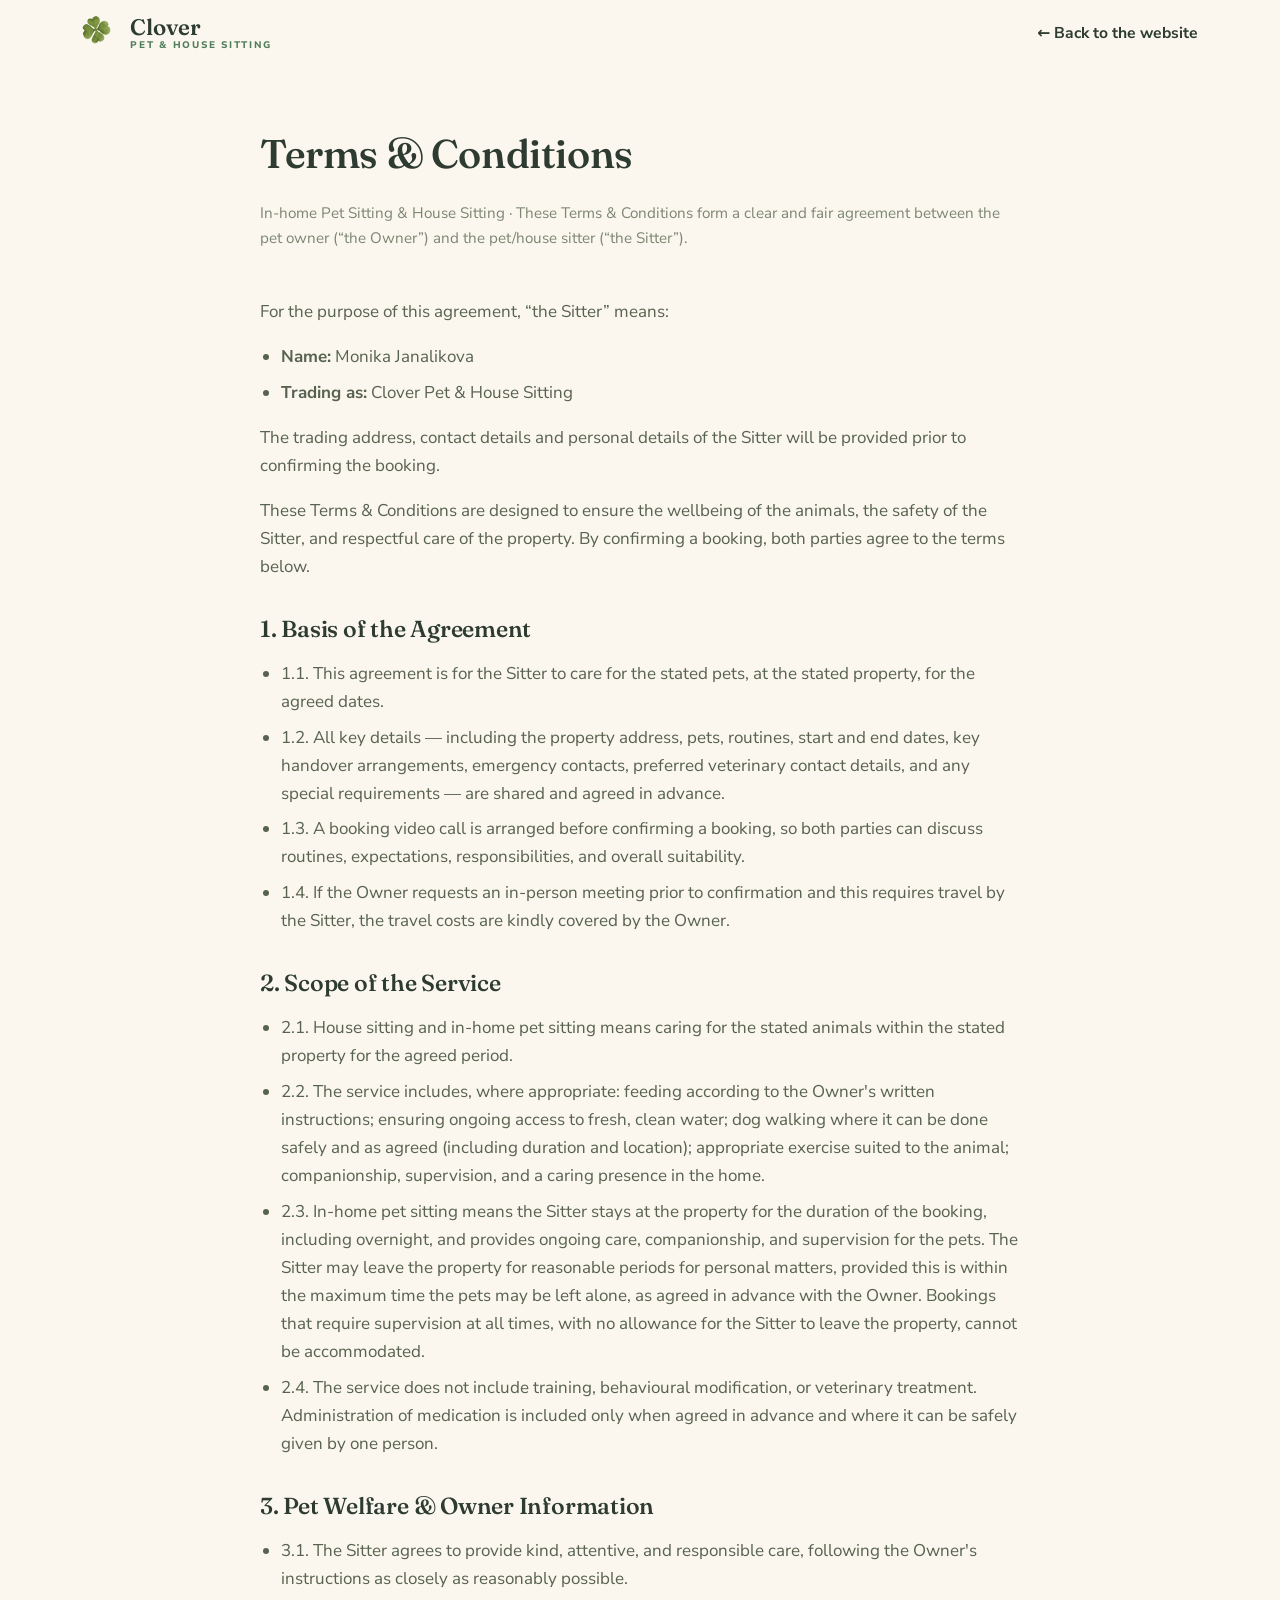
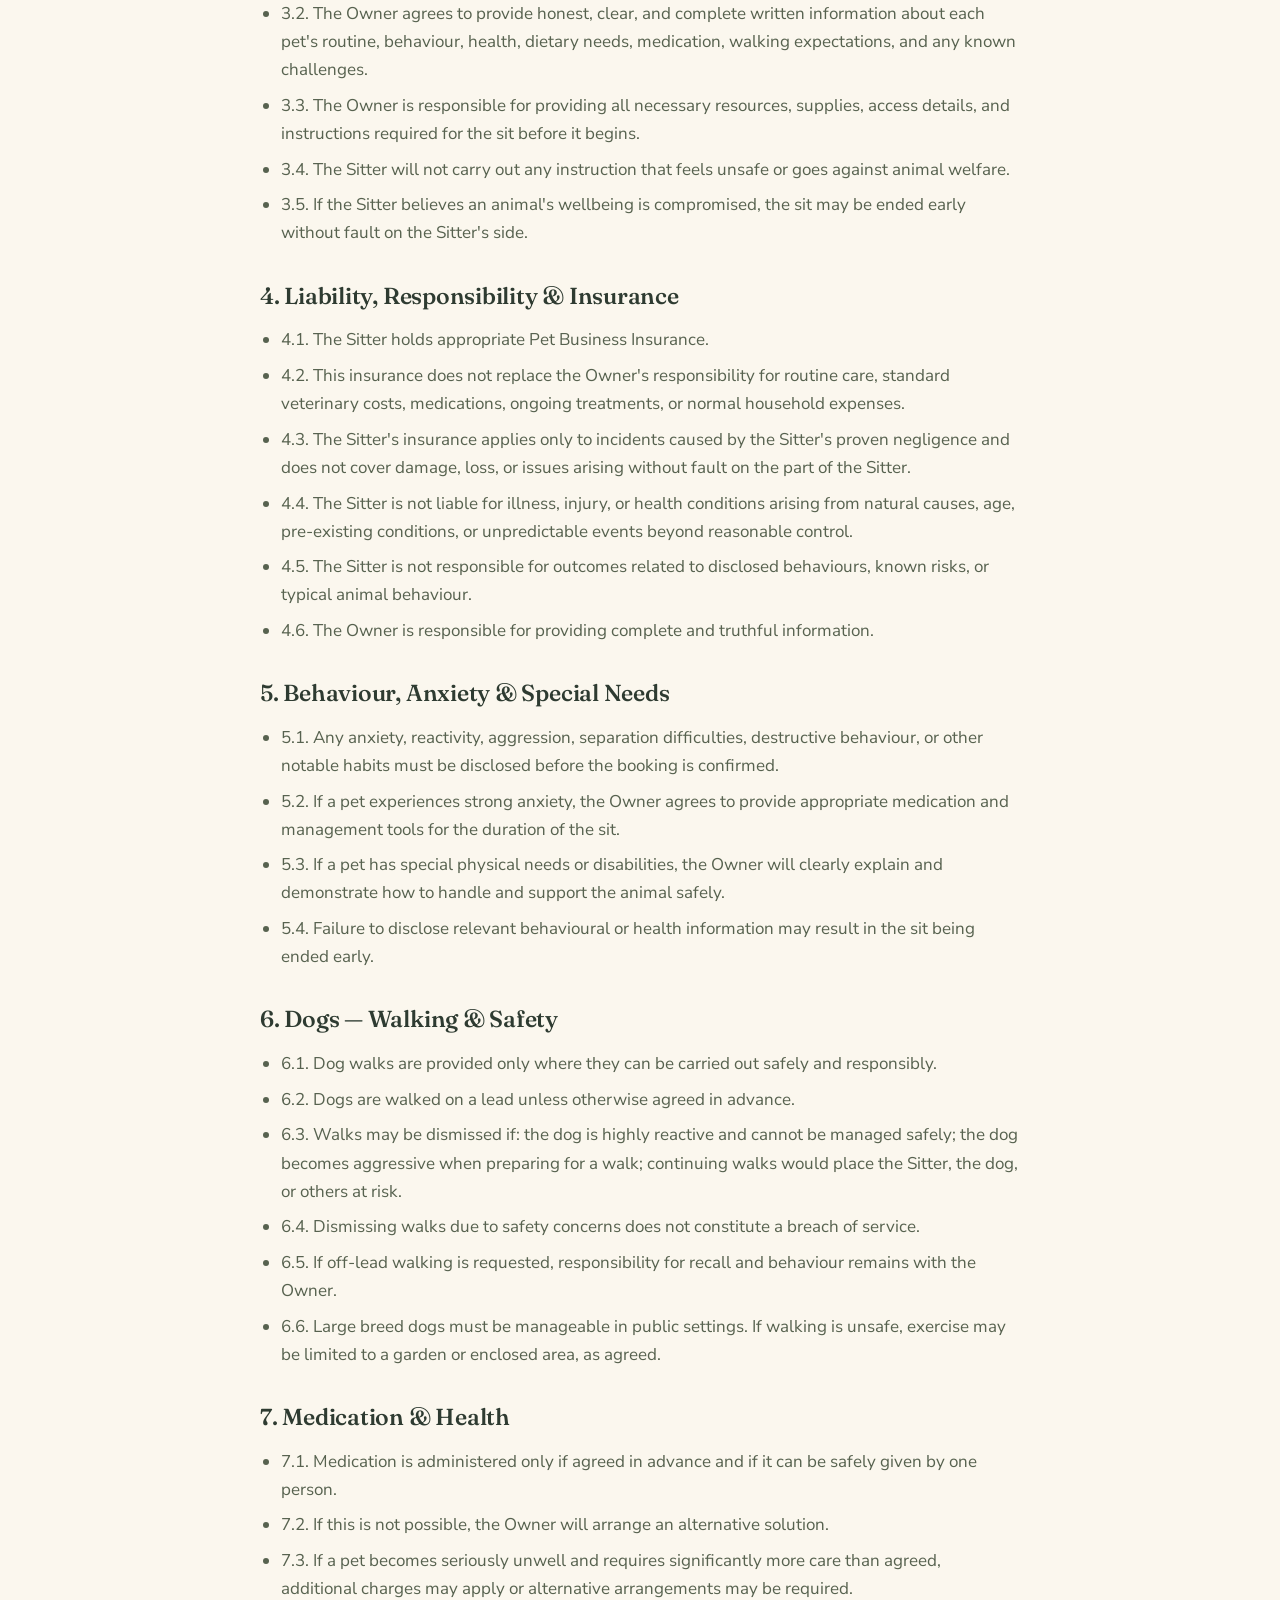
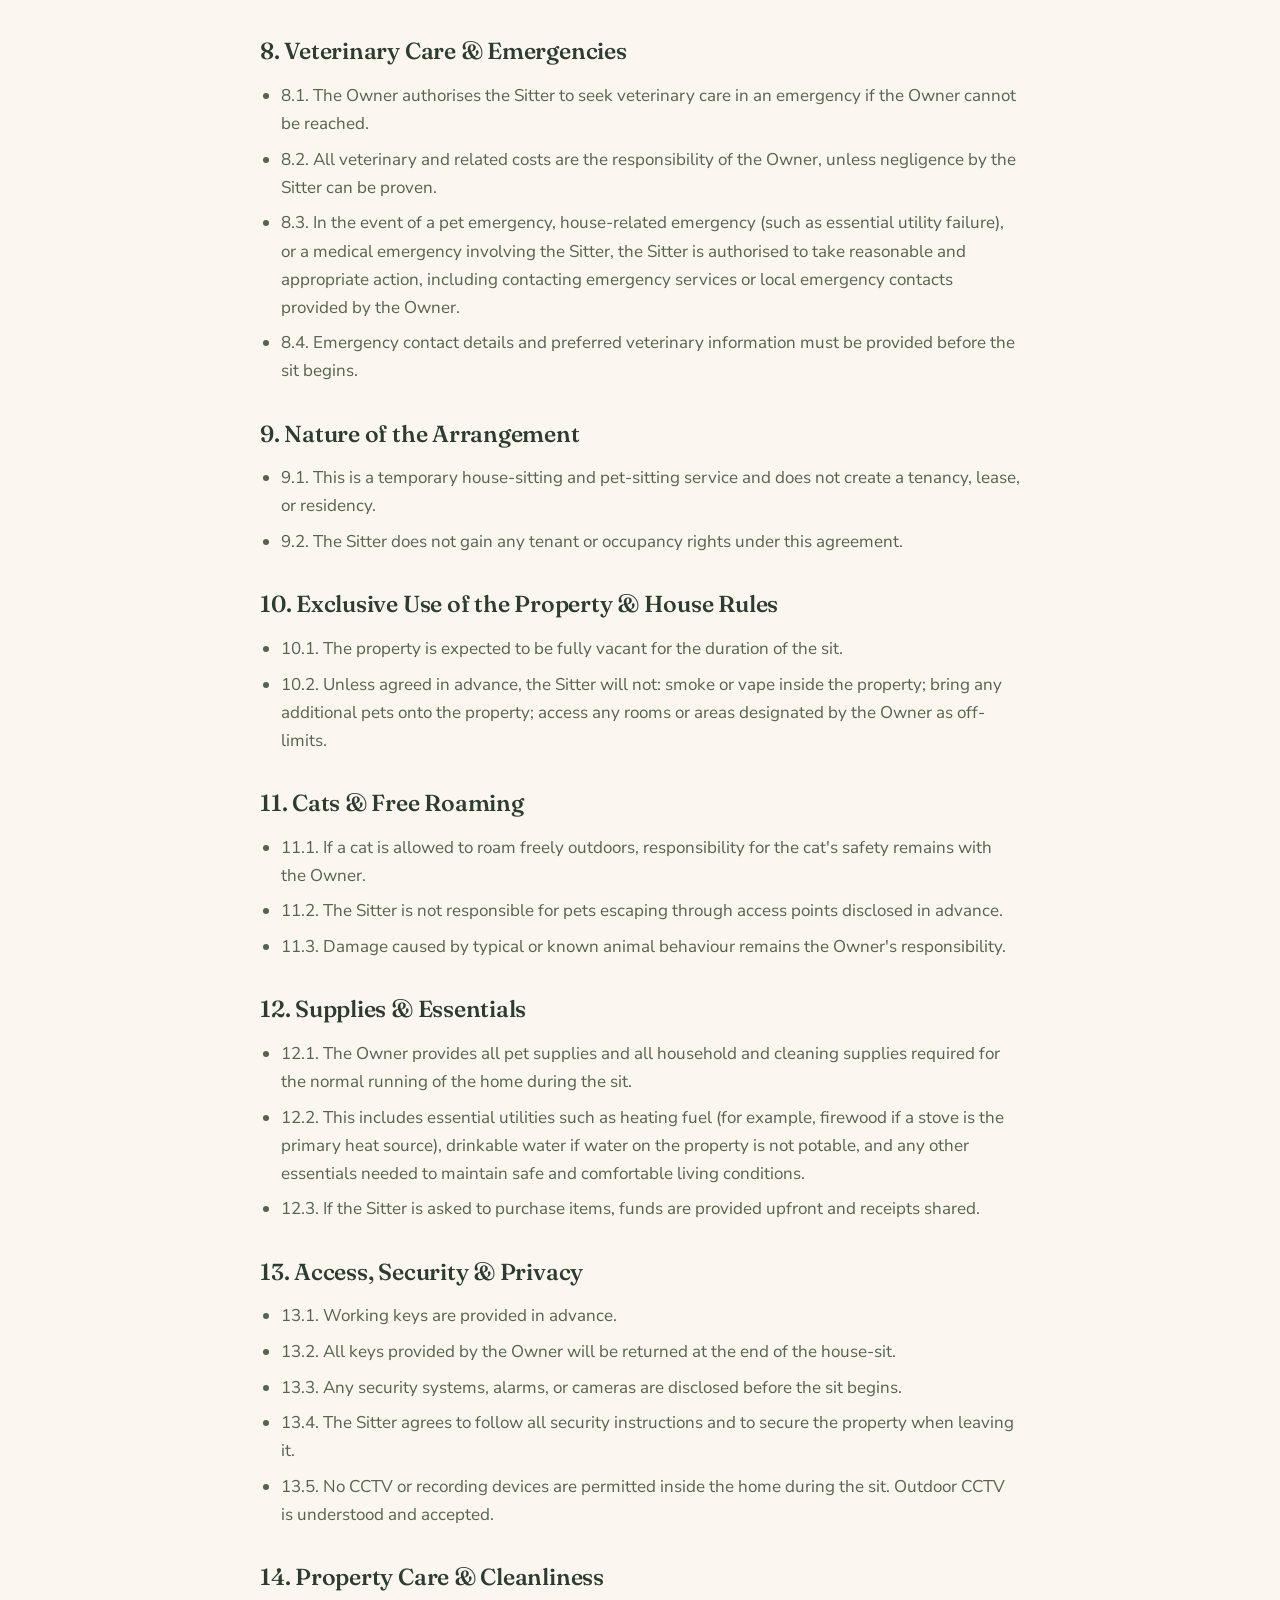
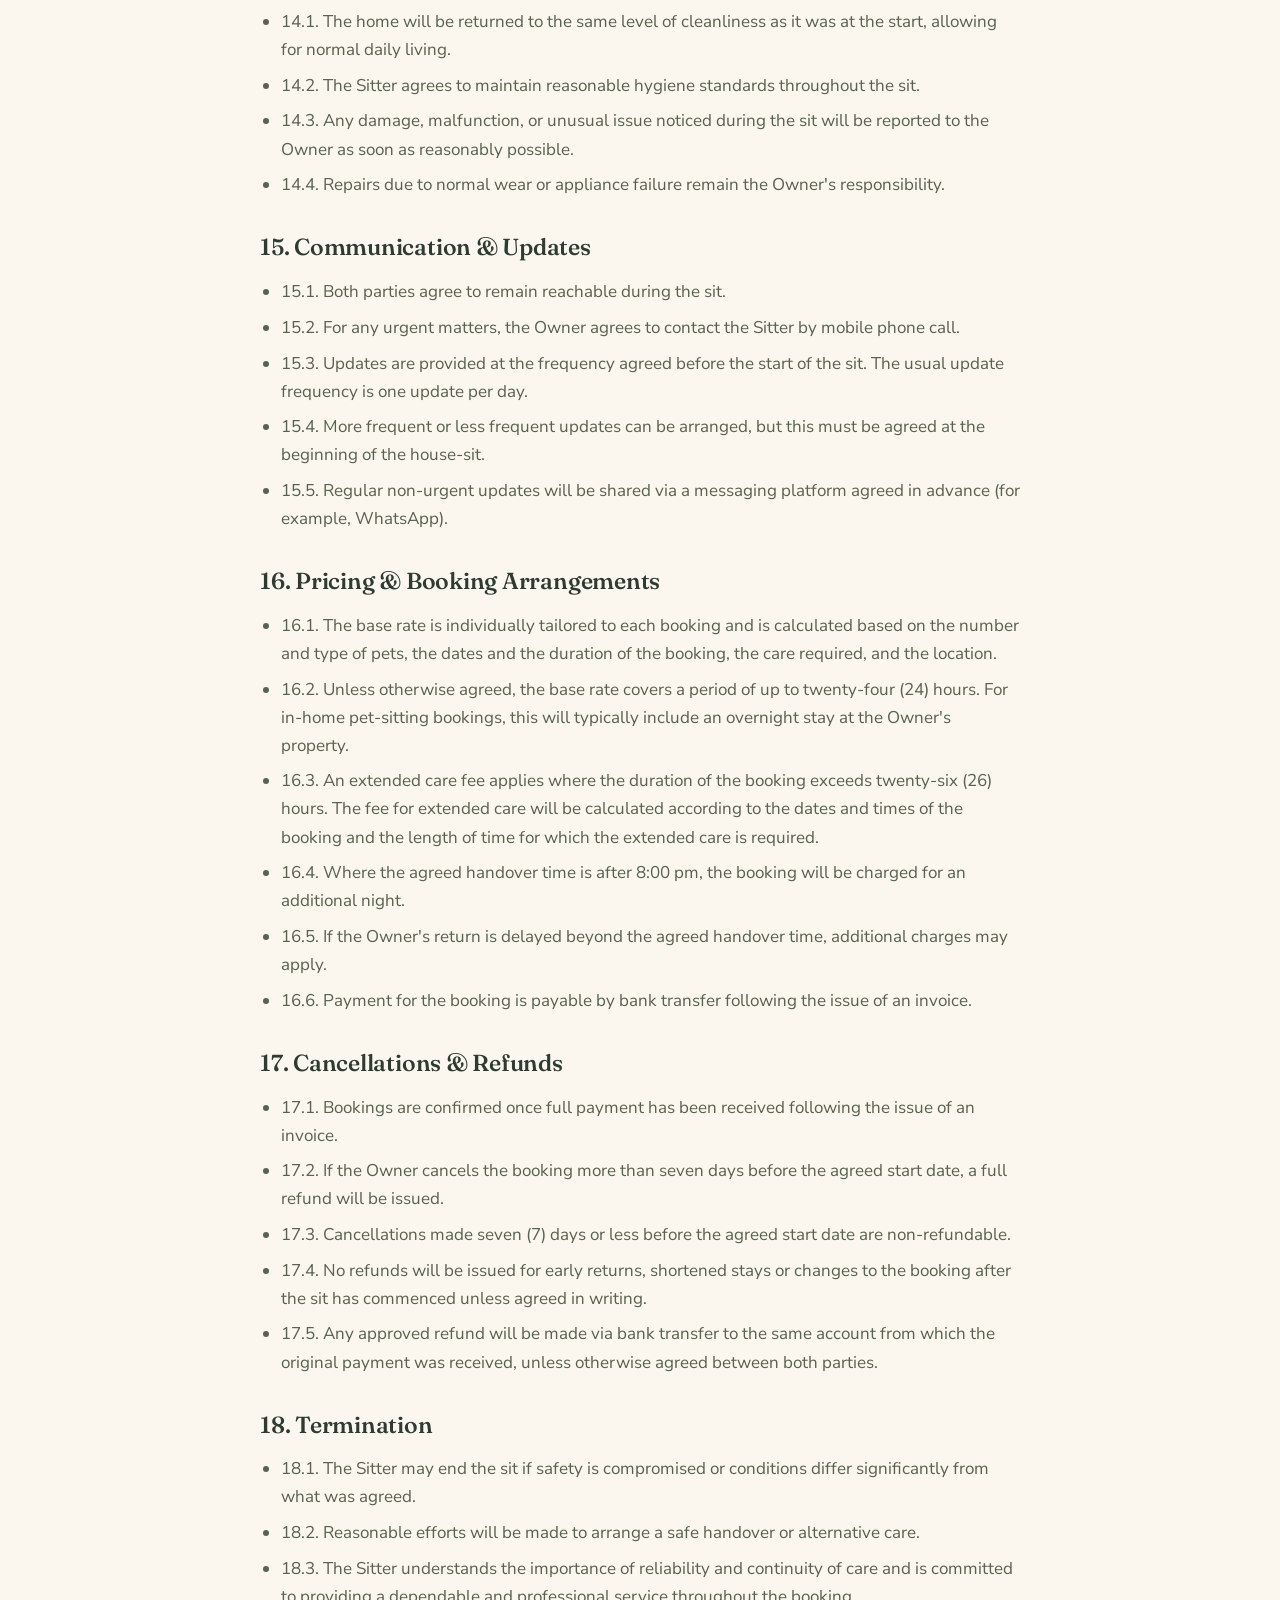
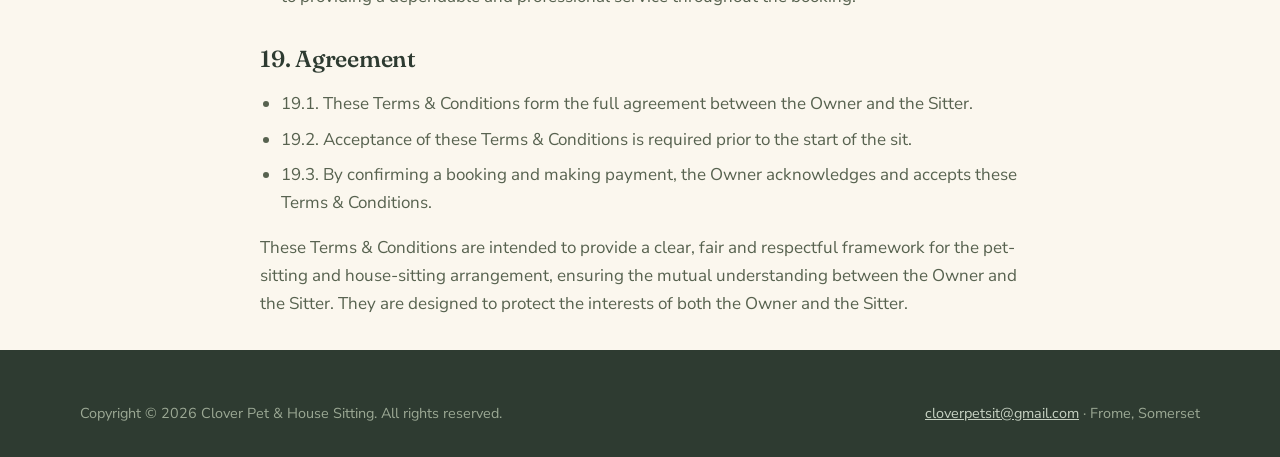
<file: terms.html>
<!DOCTYPE html>
<html lang="en-GB">
<head>
  <meta charset="UTF-8">
  <meta name="viewport" content="width=device-width, initial-scale=1.0">
  <title>Terms &amp; Conditions | Clover Pet &amp; House Sitting</title>
  <meta name="description" content="Booking terms and conditions for Clover Pet &amp; House Sitting — professional in-home pet and house sitting in Frome and across Somerset and Wiltshire.">
  <link rel="canonical" href="https://cloverpetsit.com/terms">
  <meta name="robots" content="noindex, follow">
  <link rel="icon" type="image/svg+xml" href="assets/favicon.svg">
  <link rel="preconnect" href="https://fonts.googleapis.com">
  <link rel="preconnect" href="https://fonts.gstatic.com" crossorigin>
  <link href="https://fonts.googleapis.com/css2?family=Fraunces:ital,opsz,wght@0,9..144,400..650;1,9..144,400..650&family=Nunito+Sans:ital,opsz,wght@0,6..12,400;0,6..12,600;0,6..12,700;0,6..12,800;1,6..12,400&display=swap" rel="stylesheet">
  <link rel="stylesheet" href="css/styles.css">
</head>
<body>
  <a class="skip-link" href="#main">Skip to content</a>

  <svg width="0" height="0" style="position:absolute" aria-hidden="true">
    <defs>
      <g id="clover-mark">
        <g fill="currentColor">
          <path transform="translate(12 12) rotate(0) translate(0 -5.7) scale(0.60)" d="M0 5 C-0.4 4.6 -5.2 1.6 -5.2 -1.4 C-5.2 -3.4 -3.6 -5 -1.8 -5 C-0.9 -5 -0.3 -4.6 0 -4 C0.3 -4.6 0.9 -5 1.8 -5 C3.6 -5 5.2 -3.4 5.2 -1.4 C5.2 1.6 0.4 4.6 0 5 Z"/>
          <path transform="translate(12 12) rotate(90) translate(0 -5.7) scale(0.60)" d="M0 5 C-0.4 4.6 -5.2 1.6 -5.2 -1.4 C-5.2 -3.4 -3.6 -5 -1.8 -5 C-0.9 -5 -0.3 -4.6 0 -4 C0.3 -4.6 0.9 -5 1.8 -5 C3.6 -5 5.2 -3.4 5.2 -1.4 C5.2 1.6 0.4 4.6 0 5 Z"/>
          <path transform="translate(12 12) rotate(180) translate(0 -5.7) scale(0.60)" d="M0 5 C-0.4 4.6 -5.2 1.6 -5.2 -1.4 C-5.2 -3.4 -3.6 -5 -1.8 -5 C-0.9 -5 -0.3 -4.6 0 -4 C0.3 -4.6 0.9 -5 1.8 -5 C3.6 -5 5.2 -3.4 5.2 -1.4 C5.2 1.6 0.4 4.6 0 5 Z"/>
          <path transform="translate(12 12) rotate(270) translate(0 -5.7) scale(0.60)" d="M0 5 C-0.4 4.6 -5.2 1.6 -5.2 -1.4 C-5.2 -3.4 -3.6 -5 -1.8 -5 C-0.9 -5 -0.3 -4.6 0 -4 C0.3 -4.6 0.9 -5 1.8 -5 C3.6 -5 5.2 -3.4 5.2 -1.4 C5.2 1.6 0.4 4.6 0 5 Z"/>
        </g>
        <path d="M13 13.5 C13.6 16.2 15 18.2 16.6 19.6" fill="none" stroke="currentColor" stroke-width="1.6" stroke-linecap="round"/>
      </g>
    </defs>
  </svg>

  <header class="site-header">
    <div class="wrap nav">
      <a class="brand" href="/" aria-label="Clover Pet &amp; House Sitting — home">
        <img class="brand-mark" src="assets/img/clover-mark.png" width="40" height="40" alt="" aria-hidden="true">
        <span class="brand-text">
          <span class="brand-name">Clover</span>
          <span class="brand-sub">Pet &amp; House Sitting</span>
        </span>
      </a>
      <ul class="nav-links">
        <li><a href="/">← Back to the website</a></li>
      </ul>
    </div>
  </header>

  <main id="main">
    <div class="wrap terms-hero">
      <h1 class="section-title">Terms &amp; Conditions</h1>
      <p class="terms-updated">In-home Pet Sitting &amp; House Sitting · These Terms &amp; Conditions form a clear and fair agreement between the pet owner (“the Owner”) and the pet/house sitter (“the Sitter”).</p>
    </div>

    <div class="wrap terms-body">
      <p>For the purpose of this agreement, “the Sitter” means:</p>
      <ul>
        <li><strong>Name:</strong> Monika Janalikova</li>
        <li><strong>Trading as:</strong> Clover Pet &amp; House Sitting</li>
      </ul>
      <p>The trading address, contact details and personal details of the Sitter will be provided prior to confirming the booking.</p>
      <p>These Terms &amp; Conditions are designed to ensure the wellbeing of the animals, the safety of the Sitter, and respectful care of the property. By confirming a booking, both parties agree to the terms below.</p>

      <h2>1. Basis of the Agreement</h2>
      <ul>
        <li>1.1. This agreement is for the Sitter to care for the stated pets, at the stated property, for the agreed dates.</li>
        <li>1.2. All key details — including the property address, pets, routines, start and end dates, key handover arrangements, emergency contacts, preferred veterinary contact details, and any special requirements — are shared and agreed in advance.</li>
        <li>1.3. A booking video call is arranged before confirming a booking, so both parties can discuss routines, expectations, responsibilities, and overall suitability.</li>
        <li>1.4. If the Owner requests an in-person meeting prior to confirmation and this requires travel by the Sitter, the travel costs are kindly covered by the Owner.</li>
      </ul>

      <h2>2. Scope of the Service</h2>
      <ul>
        <li>2.1. House sitting and in-home pet sitting means caring for the stated animals within the stated property for the agreed period.</li>
        <li>2.2. The service includes, where appropriate: feeding according to the Owner's written instructions; ensuring ongoing access to fresh, clean water; dog walking where it can be done safely and as agreed (including duration and location); appropriate exercise suited to the animal; companionship, supervision, and a caring presence in the home.</li>
        <li>2.3. In-home pet sitting means the Sitter stays at the property for the duration of the booking, including overnight, and provides ongoing care, companionship, and supervision for the pets. The Sitter may leave the property for reasonable periods for personal matters, provided this is within the maximum time the pets may be left alone, as agreed in advance with the Owner. Bookings that require supervision at all times, with no allowance for the Sitter to leave the property, cannot be accommodated.</li>
        <li>2.4. The service does not include training, behavioural modification, or veterinary treatment. Administration of medication is included only when agreed in advance and where it can be safely given by one person.</li>
      </ul>

      <h2>3. Pet Welfare &amp; Owner Information</h2>
      <ul>
        <li>3.1. The Sitter agrees to provide kind, attentive, and responsible care, following the Owner's instructions as closely as reasonably possible.</li>
        <li>3.2. The Owner agrees to provide honest, clear, and complete written information about each pet's routine, behaviour, health, dietary needs, medication, walking expectations, and any known challenges.</li>
        <li>3.3. The Owner is responsible for providing all necessary resources, supplies, access details, and instructions required for the sit before it begins.</li>
        <li>3.4. The Sitter will not carry out any instruction that feels unsafe or goes against animal welfare.</li>
        <li>3.5. If the Sitter believes an animal's wellbeing is compromised, the sit may be ended early without fault on the Sitter's side.</li>
      </ul>

      <h2>4. Liability, Responsibility &amp; Insurance</h2>
      <ul>
        <li>4.1. The Sitter holds appropriate Pet Business Insurance.</li>
        <li>4.2. This insurance does not replace the Owner's responsibility for routine care, standard veterinary costs, medications, ongoing treatments, or normal household expenses.</li>
        <li>4.3. The Sitter's insurance applies only to incidents caused by the Sitter's proven negligence and does not cover damage, loss, or issues arising without fault on the part of the Sitter.</li>
        <li>4.4. The Sitter is not liable for illness, injury, or health conditions arising from natural causes, age, pre-existing conditions, or unpredictable events beyond reasonable control.</li>
        <li>4.5. The Sitter is not responsible for outcomes related to disclosed behaviours, known risks, or typical animal behaviour.</li>
        <li>4.6. The Owner is responsible for providing complete and truthful information.</li>
      </ul>

      <h2>5. Behaviour, Anxiety &amp; Special Needs</h2>
      <ul>
        <li>5.1. Any anxiety, reactivity, aggression, separation difficulties, destructive behaviour, or other notable habits must be disclosed before the booking is confirmed.</li>
        <li>5.2. If a pet experiences strong anxiety, the Owner agrees to provide appropriate medication and management tools for the duration of the sit.</li>
        <li>5.3. If a pet has special physical needs or disabilities, the Owner will clearly explain and demonstrate how to handle and support the animal safely.</li>
        <li>5.4. Failure to disclose relevant behavioural or health information may result in the sit being ended early.</li>
      </ul>

      <h2>6. Dogs — Walking &amp; Safety</h2>
      <ul>
        <li>6.1. Dog walks are provided only where they can be carried out safely and responsibly.</li>
        <li>6.2. Dogs are walked on a lead unless otherwise agreed in advance.</li>
        <li>6.3. Walks may be dismissed if: the dog is highly reactive and cannot be managed safely; the dog becomes aggressive when preparing for a walk; continuing walks would place the Sitter, the dog, or others at risk.</li>
        <li>6.4. Dismissing walks due to safety concerns does not constitute a breach of service.</li>
        <li>6.5. If off-lead walking is requested, responsibility for recall and behaviour remains with the Owner.</li>
        <li>6.6. Large breed dogs must be manageable in public settings. If walking is unsafe, exercise may be limited to a garden or enclosed area, as agreed.</li>
      </ul>

      <h2>7. Medication &amp; Health</h2>
      <ul>
        <li>7.1. Medication is administered only if agreed in advance and if it can be safely given by one person.</li>
        <li>7.2. If this is not possible, the Owner will arrange an alternative solution.</li>
        <li>7.3. If a pet becomes seriously unwell and requires significantly more care than agreed, additional charges may apply or alternative arrangements may be required.</li>
      </ul>

      <h2>8. Veterinary Care &amp; Emergencies</h2>
      <ul>
        <li>8.1. The Owner authorises the Sitter to seek veterinary care in an emergency if the Owner cannot be reached.</li>
        <li>8.2. All veterinary and related costs are the responsibility of the Owner, unless negligence by the Sitter can be proven.</li>
        <li>8.3. In the event of a pet emergency, house-related emergency (such as essential utility failure), or a medical emergency involving the Sitter, the Sitter is authorised to take reasonable and appropriate action, including contacting emergency services or local emergency contacts provided by the Owner.</li>
        <li>8.4. Emergency contact details and preferred veterinary information must be provided before the sit begins.</li>
      </ul>

      <h2>9. Nature of the Arrangement</h2>
      <ul>
        <li>9.1. This is a temporary house-sitting and pet-sitting service and does not create a tenancy, lease, or residency.</li>
        <li>9.2. The Sitter does not gain any tenant or occupancy rights under this agreement.</li>
      </ul>

      <h2>10. Exclusive Use of the Property &amp; House Rules</h2>
      <ul>
        <li>10.1. The property is expected to be fully vacant for the duration of the sit.</li>
        <li>10.2. Unless agreed in advance, the Sitter will not: smoke or vape inside the property; bring any additional pets onto the property; access any rooms or areas designated by the Owner as off-limits.</li>
      </ul>

      <h2>11. Cats &amp; Free Roaming</h2>
      <ul>
        <li>11.1. If a cat is allowed to roam freely outdoors, responsibility for the cat's safety remains with the Owner.</li>
        <li>11.2. The Sitter is not responsible for pets escaping through access points disclosed in advance.</li>
        <li>11.3. Damage caused by typical or known animal behaviour remains the Owner's responsibility.</li>
      </ul>

      <h2>12. Supplies &amp; Essentials</h2>
      <ul>
        <li>12.1. The Owner provides all pet supplies and all household and cleaning supplies required for the normal running of the home during the sit.</li>
        <li>12.2. This includes essential utilities such as heating fuel (for example, firewood if a stove is the primary heat source), drinkable water if water on the property is not potable, and any other essentials needed to maintain safe and comfortable living conditions.</li>
        <li>12.3. If the Sitter is asked to purchase items, funds are provided upfront and receipts shared.</li>
      </ul>

      <h2>13. Access, Security &amp; Privacy</h2>
      <ul>
        <li>13.1. Working keys are provided in advance.</li>
        <li>13.2. All keys provided by the Owner will be returned at the end of the house-sit.</li>
        <li>13.3. Any security systems, alarms, or cameras are disclosed before the sit begins.</li>
        <li>13.4. The Sitter agrees to follow all security instructions and to secure the property when leaving it.</li>
        <li>13.5. No CCTV or recording devices are permitted inside the home during the sit. Outdoor CCTV is understood and accepted.</li>
      </ul>

      <h2>14. Property Care &amp; Cleanliness</h2>
      <ul>
        <li>14.1. The home will be returned to the same level of cleanliness as it was at the start, allowing for normal daily living.</li>
        <li>14.2. The Sitter agrees to maintain reasonable hygiene standards throughout the sit.</li>
        <li>14.3. Any damage, malfunction, or unusual issue noticed during the sit will be reported to the Owner as soon as reasonably possible.</li>
        <li>14.4. Repairs due to normal wear or appliance failure remain the Owner's responsibility.</li>
      </ul>

      <h2>15. Communication &amp; Updates</h2>
      <ul>
        <li>15.1. Both parties agree to remain reachable during the sit.</li>
        <li>15.2. For any urgent matters, the Owner agrees to contact the Sitter by mobile phone call.</li>
        <li>15.3. Updates are provided at the frequency agreed before the start of the sit. The usual update frequency is one update per day.</li>
        <li>15.4. More frequent or less frequent updates can be arranged, but this must be agreed at the beginning of the house-sit.</li>
        <li>15.5. Regular non-urgent updates will be shared via a messaging platform agreed in advance (for example, WhatsApp).</li>
      </ul>

      <h2>16. Pricing &amp; Booking Arrangements</h2>
      <ul>
        <li>16.1. The base rate is individually tailored to each booking and is calculated based on the number and type of pets, the dates and the duration of the booking, the care required, and the location.</li>
        <li>16.2. Unless otherwise agreed, the base rate covers a period of up to twenty-four (24) hours. For in-home pet-sitting bookings, this will typically include an overnight stay at the Owner's property.</li>
        <li>16.3. An extended care fee applies where the duration of the booking exceeds twenty-six (26) hours. The fee for extended care will be calculated according to the dates and times of the booking and the length of time for which the extended care is required.</li>
        <li>16.4. Where the agreed handover time is after 8:00&nbsp;pm, the booking will be charged for an additional night.</li>
        <li>16.5. If the Owner's return is delayed beyond the agreed handover time, additional charges may apply.</li>
        <li>16.6. Payment for the booking is payable by bank transfer following the issue of an invoice.</li>
      </ul>

      <h2>17. Cancellations &amp; Refunds</h2>
      <ul>
        <li>17.1. Bookings are confirmed once full payment has been received following the issue of an invoice.</li>
        <li>17.2. If the Owner cancels the booking more than seven days before the agreed start date, a full refund will be issued.</li>
        <li>17.3. Cancellations made seven (7) days or less before the agreed start date are non-refundable.</li>
        <li>17.4. No refunds will be issued for early returns, shortened stays or changes to the booking after the sit has commenced unless agreed in writing.</li>
        <li>17.5. Any approved refund will be made via bank transfer to the same account from which the original payment was received, unless otherwise agreed between both parties.</li>
      </ul>

      <h2>18. Termination</h2>
      <ul>
        <li>18.1. The Sitter may end the sit if safety is compromised or conditions differ significantly from what was agreed.</li>
        <li>18.2. Reasonable efforts will be made to arrange a safe handover or alternative care.</li>
        <li>18.3. The Sitter understands the importance of reliability and continuity of care and is committed to providing a dependable and professional service throughout the booking.</li>
      </ul>

      <h2>19. Agreement</h2>
      <ul>
        <li>19.1. These Terms &amp; Conditions form the full agreement between the Owner and the Sitter.</li>
        <li>19.2. Acceptance of these Terms &amp; Conditions is required prior to the start of the sit.</li>
        <li>19.3. By confirming a booking and making payment, the Owner acknowledges and accepts these Terms &amp; Conditions.</li>
      </ul>

      <p>These Terms &amp; Conditions are intended to provide a clear, fair and respectful framework for the pet-sitting and house-sitting arrangement, ensuring the mutual understanding between the Owner and the Sitter. They are designed to protect the interests of both the Owner and the Sitter.</p>
    </div>
  </main>

  <footer class="site-footer">
    <div class="wrap">
      <div class="footer-bottom" style="border-top:0; margin-top:0; padding-top:0">
        <span>Copyright © 2026 Clover Pet &amp; House Sitting. All rights reserved.</span>
        <span><a href="mailto:cloverpetsit@gmail.com">cloverpetsit@gmail.com</a> · Frome, Somerset</span>
      </div>
    </div>
  </footer>
</body>
</html>
</file>
<file: css/styles.css>
/* ============================================================
   Clover Pet & House Sitting — cloverpetsit.com
   Warm & positive, but professional.
   Palette: clover green · warm cream · “somerset day” gold · apricot
   Type: Fraunces (display) + Nunito Sans (body)
   ============================================================ */

:root {
  --cream: #FBF7EE;
  --cream-2: #F4EDDD;
  --card: #FFFFFF;
  --ink: #2E3B31;
  --body: #57624F;
  --muted: #7C8672;
  --line: #E7DFCB;

  --clover: #4F7D5A;
  --clover-deep: #3C6448;
  --clover-tint: #E5F0E1;
  --clover-tint-2: #D3E5CC;

  --somerset: #E5B14A;      /* “somerset day” — warm golden, from the byTilly Somerset palette */
  --somerset-soft: #EFDCA6;
  --somerset-tint: #FAF0D9;

  --apricot: #EDBB8F;
  --apricot-tint: #FBEFE1;
  --terracotta: #C9764F;
  --gold: #E9B646;

  --radius: 18px;
  --radius-lg: 26px;
  --shadow: 0 10px 30px rgba(46, 59, 49, 0.10);
  --shadow-soft: 0 6px 18px rgba(46, 59, 49, 0.07);

  --font-display: "Fraunces", Georgia, "Times New Roman", serif;
  --font-body: "Nunito Sans", "Segoe UI", system-ui, -apple-system, sans-serif;
}

/* ---------- Reset & base ---------- */
*, *::before, *::after { box-sizing: border-box; }
html { scroll-behavior: smooth; }
@media (prefers-reduced-motion: reduce) {
  html { scroll-behavior: auto; }
  *, *::before, *::after { animation: none !important; transition: none !important; }
}
body {
  margin: 0;
  font-family: var(--font-body);
  font-size: 1.0625rem;
  line-height: 1.65;
  color: var(--body);
  background: var(--cream);
  -webkit-font-smoothing: antialiased;
}
img { max-width: 100%; display: block; }
a { color: var(--clover-deep); }
h1, h2, h3, h4 {
  font-family: var(--font-display);
  font-weight: 550;
  line-height: 1.15;
  color: var(--ink);
  margin: 0 0 0.6em;
  letter-spacing: -0.01em;
}
p { margin: 0 0 1em; }
.skip-link {
  position: absolute; left: -999px; top: 0;
  background: var(--ink); color: #fff; padding: 10px 16px; border-radius: 0 0 10px 0;
  z-index: 200;
}
.skip-link:focus { left: 0; }

.wrap { width: min(1120px, calc(100% - 2.5rem)); margin-inline: auto; }
section { padding: clamp(3.5rem, 8vw, 5.5rem) 0; }

.eyebrow {
  display: inline-flex; align-items: center; gap: 0.5em;
  font-size: 0.8125rem; font-weight: 800; letter-spacing: 0.14em;
  text-transform: uppercase; color: var(--clover);
  margin-bottom: 0.9rem;
}
.eyebrow::before {
  content: ""; width: 22px; height: 2px; background: var(--clover); border-radius: 2px;
}
.section-title { font-size: clamp(1.75rem, 4vw, 2.5rem); max-width: 22ch; }
.section-lead { font-size: 1.125rem; max-width: 58ch; }
.center { text-align: center; }
.center .section-title, .center .section-lead { margin-inline: auto; }
.center .eyebrow::before { display: none; }

/* ---------- Buttons ---------- */
.btn {
  display: inline-flex; align-items: center; justify-content: center; gap: 0.55em;
  font-family: var(--font-body); font-weight: 800; font-size: 1rem;
  padding: 0.85em 1.5em; border-radius: 999px; border: 2px solid transparent;
  cursor: pointer; text-decoration: none; transition: transform .15s ease, box-shadow .15s ease, background .15s ease;
}
.btn:active { transform: translateY(1px); }
.btn-primary { background: var(--clover); color: #fff; box-shadow: 0 6px 16px rgba(79, 125, 90, 0.35); }
.btn-primary:hover { background: var(--clover-deep); box-shadow: 0 8px 20px rgba(60, 100, 72, 0.4); }
.btn-ghost { background: transparent; color: var(--clover-deep); border-color: var(--clover); }
.btn-ghost:hover { background: var(--clover-tint); border-color: var(--clover); }
.btn-light { background: #fff; color: var(--clover-deep); box-shadow: var(--shadow-soft); }
.btn-light:hover { background: var(--clover-tint); }

/* ---------- Header ---------- */
.site-header {
  position: sticky; top: 0; z-index: 100;
  background: rgba(251, 247, 238, 0.92);
  backdrop-filter: blur(10px);
  -webkit-backdrop-filter: blur(10px);
  border-bottom: 1px solid transparent;
  transition: border-color .2s ease, box-shadow .2s ease;
}
.site-header.scrolled { border-color: var(--line); box-shadow: 0 4px 20px rgba(46,59,49,.06); }
.nav {
  display: flex; align-items: center; justify-content: space-between;
  gap: 1rem; padding: 0.8rem 0;
}
.brand { display: inline-flex; align-items: center; gap: 0.65rem; text-decoration: none; }
.brand-mark { width: 40px; height: 40px; flex: none; object-fit: contain; }
.brand-logo {
  width: 46px; height: 46px; flex: none; border-radius: 50%;
  border: 1px solid var(--line); background: #fff; object-fit: cover;
}
.brand-text { display: flex; flex-direction: column; line-height: 1.05; }
.brand-name { font-family: var(--font-display); font-weight: 600; font-size: 1.4rem; color: var(--ink); }
.brand-sub { font-size: 0.6rem; font-weight: 800; letter-spacing: 0.18em; text-transform: uppercase; color: var(--clover); }
.nav-links { display: flex; align-items: center; gap: 1.4rem; list-style: none; margin: 0; padding: 0; }
.nav-links a:not(.btn) {
  text-decoration: none; color: var(--ink); font-weight: 700; font-size: 0.98rem;
  padding: 0.3em 0.1em; border-bottom: 2px solid transparent; transition: color .15s, border-color .15s;
}
.nav-links a:not(.btn):hover { color: var(--clover-deep); border-color: var(--clover-tint-2); }
.nav-links .btn { padding: 0.6em 1.2em; font-size: 0.95rem; }
.nav-toggle {
  display: none; background: none; border: 0; cursor: pointer; padding: 8px; border-radius: 10px;
}
.nav-toggle:hover { background: var(--clover-tint); }
.nav-toggle svg { width: 26px; height: 26px; stroke: var(--ink); }

@media (max-width: 880px) {
  .nav-toggle { display: inline-flex; }
  .nav-links {
    position: absolute; top: 100%; left: 0; right: 0;
    flex-direction: column; align-items: stretch; gap: 0;
    background: var(--cream); border-bottom: 1px solid var(--line);
    box-shadow: 0 18px 30px rgba(46,59,49,.12);
    max-height: 0; overflow: hidden; transition: max-height .25s ease;
  }
  .nav-links.open { max-height: 60vh; overflow-y: auto; }
  .nav-links li { border-top: 1px solid var(--line); }
  .nav-links a:not(.btn) { display: block; padding: 0.9rem 1.4rem; border-bottom: 0; }
  .nav-links li:last-child { padding: 0.9rem 1.4rem; }
  .nav-links .btn { width: 100%; }
}

/* ---------- Hero ---------- */
.hero {
  position: relative; overflow: hidden;
  display: flex; align-items: center;
  min-height: calc(100vh - 60px);   /* fill first viewport so the stats band never peeks */
  min-height: calc(100svh - 60px);
  padding: clamp(2rem, 4vw, 3rem) 0;
}
.hero-grid {
  position: relative; display: grid; grid-template-columns: 1.05fr 0.95fr;
  gap: clamp(2rem, 5vw, 4rem); align-items: center;
}
.hero-chip {
  display: inline-flex; align-items: center; gap: 0.45em;
  font-size: 0.95rem; font-weight: 800; color: var(--clover-deep);
  margin-bottom: 1.1rem;
}
.hero h1 {
  font-size: clamp(2.3rem, 5.2vw, 3.55rem);
  font-weight: 560;
  margin-bottom: 0.45em;
}
.hero h1 em {
  display: block; margin-top: 0.28em;
  font-size: 0.62em; line-height: 1.25; font-style: italic; color: var(--clover-deep);
}
.hero-lead { font-size: 1.17rem; max-width: 50ch; margin-bottom: 1.6rem; }
.hero-ctas { display: flex; flex-wrap: wrap; gap: 0.8rem; margin-bottom: 1.6rem; }
.hero-trust { display: flex; flex-wrap: wrap; gap: 0.5rem 1.3rem; padding: 0; margin: 0; list-style: none; }
.hero-trust li { display: inline-flex; align-items: center; gap: 0.45em; font-weight: 700; font-size: 0.95rem; color: var(--ink); }
.hero-trust svg { width: 18px; height: 18px; flex: none; }

.hero-visual { position: relative; }
/* Paw-print collage: big pad + four toes, each filled with a photo */
.paw { position: relative; aspect-ratio: 1 / 1.02; max-width: 520px; margin-inline: auto; }
.paw > div {
  position: absolute; overflow: hidden;
  box-shadow: var(--shadow); background: var(--clover-tint);
}
.paw img { width: 100%; height: 100%; object-fit: cover; }
.paw-pad {
  left: 13%; right: 13%; top: 40%; bottom: 0;
  border-radius: 52% 52% 46% 46% / 62% 62% 42% 42%;
}
.paw-toe { width: 23%; aspect-ratio: 1 / 1.16; border-radius: 50%; }
.paw-toe.t1 { left: 0;     top: 19%; rotate: -20deg; }
.paw-toe.t2 { left: 25.7%; top: 3%;  rotate: -7deg; }
.paw-toe.t3 { left: 51.4%; top: 3%;  rotate: 7deg; }
.paw-toe.t4 { left: 77%;   top: 19%; rotate: 20deg; }
.hero-logo-frame {
  position: relative; width: min(540px, 96%); aspect-ratio: 1; margin-inline: auto;
  border-radius: 50%; overflow: hidden; background: #fff;
  border: 8px solid #fff; box-shadow: var(--shadow);
}
.hero-logo-frame img { width: 100%; height: 100%; object-fit: contain; display: block; }
.hero-float {
  position: absolute; left: -14px; bottom: 22px;
  background: #fff; border-radius: 16px; box-shadow: var(--shadow);
  padding: 0.7rem 1rem; display: flex; align-items: center; gap: 0.65rem;
  font-weight: 800; color: var(--ink); font-size: 0.95rem;
  border: 1px solid var(--line);
}
.hero-float .dot {
  width: 38px; height: 38px; border-radius: 12px; background: var(--clover-tint);
  display: grid; place-items: center; font-size: 1.15rem;
}

@media (max-width: 880px) {
  .hero-grid { grid-template-columns: 1fr; }
  .hero-visual { order: -1; }
  .paw { max-width: min(400px, 88vw); }
  .hero h1 { font-size: clamp(2rem, 8vw, 2.6rem); }
}
@media (max-width: 480px) {
  .hero-float { left: 0; bottom: 8px; padding: 0.55rem 0.8rem; font-size: 0.85rem; }
}

/* ---------- Stats band ---------- */
.stats { background: var(--cream-2); border-block: 1px solid var(--line); padding: 1.9rem 0; }
.stats-grid { display: grid; grid-template-columns: repeat(4, 1fr); gap: 1.5rem; }
.stat { text-align: center; }
.stat b { display: block; font-family: var(--font-display); font-size: clamp(1.5rem, 3vw, 2rem); font-weight: 600; color: var(--clover-deep); }
.stat span { font-size: 0.92rem; font-weight: 700; color: var(--muted); }
@media (max-width: 720px) {
  .stats-grid { grid-template-columns: repeat(2, 1fr); gap: 1.1rem; }
}

/* ---------- About ---------- */
.about-grid { display: grid; grid-template-columns: 0.85fr 1.15fr; gap: clamp(2rem, 5vw, 4rem); align-items: start; }
.about-photo { position: sticky; top: 96px; }
.about-photo .frame {
  background: #fff; padding: 14px 14px 18px; border-radius: var(--radius-lg);
  box-shadow: var(--shadow); rotate: -1.5deg;
}
.about-photo img {
  width: 100%; height: clamp(320px, 36vw, 430px);
  border-radius: calc(var(--radius-lg) - 8px); object-fit: cover; object-position: center;
}
.about-photo figcaption { text-align: center; font-family: var(--font-display); font-style: italic; color: var(--muted); padding-top: 10px; }
.about-subtitle { font-size: 1.55rem; margin-top: 1.8rem; }
.about-badges { display: grid; grid-template-columns: 1fr 1fr; gap: 0.6rem 1.2rem; list-style: none; padding: 0; margin: 1.4rem 0 0; }
.about-badges li { display: flex; align-items: center; gap: 0.6em; font-weight: 700; font-size: 0.97rem; color: var(--ink); }
.about-badges svg { width: 20px; height: 20px; flex: none; }
.quote-card {
  margin: 2.2rem 0 0; background: var(--clover-tint); border-radius: var(--radius-lg);
  padding: 1.6rem 1.8rem; position: relative;
}
.quote-card::before {
  content: "“"; position: absolute; top: -6px; left: 18px;
  font-family: var(--font-display); font-size: 4.5rem; color: var(--clover-tint-2); line-height: 1;
}
.quote-card blockquote { margin: 0; font-family: var(--font-display); font-size: 1.15rem; font-style: italic; color: var(--ink); position: relative; }
.quote-card figcaption { margin-top: 0.8rem; font-weight: 800; font-size: 0.92rem; color: var(--clover-deep); }
@media (max-width: 880px) {
  .about-grid { grid-template-columns: 1fr; }
  .about-photo { position: static; max-width: 420px; }
  .about-photo img { height: auto; aspect-ratio: 3 / 4; }
  .about-badges { grid-template-columns: 1fr; }
}

/* ---------- Service ---------- */
.band { background: var(--cream-2); border-block: 1px solid var(--line); }
.service-grid { display: grid; grid-template-columns: repeat(3, 1fr); gap: 1.2rem; margin-top: 2.4rem; }
.service-card {
  background: var(--card); border-radius: var(--radius); padding: 1.5rem 1.5rem 1.3rem;
  box-shadow: var(--shadow-soft); border: 1px solid rgba(231, 223, 203, 0.6);
  transition: transform .18s ease, box-shadow .18s ease;
}
.service-card:hover { transform: translateY(-4px); box-shadow: var(--shadow); }
.service-card .ico {
  width: 52px; height: 52px; border-radius: 16px; display: grid; place-items: center;
  font-size: 1.5rem; margin-bottom: 1rem; background: var(--clover-tint);
}
.service-card:nth-child(3n+2) .ico { background: var(--somerset-tint); }
.service-card:nth-child(3n) .ico { background: var(--apricot-tint); }
.service-card h3 { font-size: 1.2rem; margin-bottom: 0.35em; }
.service-card p { margin: 0; font-size: 0.99rem; }
@media (max-width: 880px) { .service-grid { grid-template-columns: 1fr 1fr; } }
@media (max-width: 560px) { .service-grid { grid-template-columns: 1fr; } }

.pets-note {
  margin-top: 1.6rem; display: flex; flex-wrap: wrap; gap: 0.6rem; align-items: center;
}
.pets-note .chip {
  background: #fff; border: 1px solid var(--line); border-radius: 999px;
  padding: 0.4em 1em; font-weight: 700; font-size: 0.92rem; color: var(--ink);
}

/* ---------- Steps ---------- */
.steps { counter-reset: step; display: grid; grid-template-columns: repeat(4, 1fr); gap: 1.2rem; margin-top: 2.4rem; }
.step { position: relative; background: #fff; border-radius: var(--radius); padding: 1.5rem; box-shadow: var(--shadow-soft); border: 1px solid rgba(231,223,203,.6); }
.step::before {
  counter-increment: step; content: counter(step);
  display: grid; place-items: center; width: 42px; height: 42px; border-radius: 50%;
  background: var(--clover); color: #fff; font-family: var(--font-display); font-weight: 600; font-size: 1.2rem;
  margin-bottom: 0.9rem;
}
.step h3 { font-size: 1.12rem; margin-bottom: 0.3em; }
.step p { margin: 0; font-size: 0.96rem; }
@media (max-width: 880px) { .steps { grid-template-columns: 1fr 1fr; } }
@media (max-width: 560px) { .steps { grid-template-columns: 1fr; } }

.direct-note {
  margin-top: 2.2rem; background: var(--somerset-tint); border: 1px solid var(--somerset-soft);
  border-radius: var(--radius); padding: 1.2rem 1.5rem; display: flex; gap: 1rem; align-items: flex-start;
}
.direct-note .ico { font-size: 1.4rem; line-height: 1.4; }
.direct-note p { margin: 0; font-size: 1rem; color: var(--ink); }

/* ---------- Reviews ---------- */
.rating-summary {
  display: inline-flex; align-items: center; gap: 0.8rem; background: #fff;
  border: 1px solid var(--line); border-radius: 999px; padding: 0.55rem 1.3rem;
  box-shadow: var(--shadow-soft); margin: 0.4rem 0 2rem; font-weight: 800; color: var(--ink);
}
.stars { display: inline-flex; gap: 2px; }
.stars svg { width: 20px; height: 20px; fill: var(--gold); }
.reviews-masonry { columns: 2 420px; column-gap: 1.3rem; }
.review-shot {
  break-inside: avoid; margin: 0 0 1.3rem; background: #fff; border-radius: var(--radius);
  box-shadow: var(--shadow-soft); border: 1px solid var(--line); overflow: hidden;
  transition: transform .18s ease, box-shadow .18s ease;
}
.review-shot:hover { transform: translateY(-3px); box-shadow: var(--shadow); }
.review-shot img { width: 100%; height: auto; }
.reviews-footnote { margin-top: 0.8rem; color: var(--muted); font-size: 0.95rem; }

/* ---------- Gallery ---------- */
.gallery-grid { display: grid; grid-template-columns: repeat(6, 1fr); gap: 0.8rem; margin-top: 2.2rem; }
.gallery-grid a {
  display: block; border-radius: 14px; overflow: hidden; position: relative;
  aspect-ratio: 1; box-shadow: var(--shadow-soft);
}
.gallery-grid img { width: 100%; height: 100%; object-fit: cover; transition: transform .25s ease; }
.gallery-grid a:hover img { transform: scale(1.06); }
.gallery-grid a:focus-visible { outline: 3px solid var(--clover); outline-offset: 2px; }
@media (max-width: 880px) { .gallery-grid { grid-template-columns: repeat(4, 1fr); } }
@media (max-width: 560px) { .gallery-grid { grid-template-columns: repeat(3, 1fr); gap: 0.55rem; } }

/* Lightbox */
.lightbox {
  position: fixed; inset: 0; z-index: 300; background: rgba(30, 38, 32, 0.92);
  display: none; align-items: center; justify-content: center; padding: 2rem;
}
.lightbox.open { display: flex; }
.lightbox img {
  max-width: min(92vw, 760px); max-height: 82vh; border-radius: 16px;
  box-shadow: 0 30px 80px rgba(0,0,0,.5);
}
.lightbox button {
  position: absolute; background: rgba(255,255,255,0.12); color: #fff; border: 0;
  width: 48px; height: 48px; border-radius: 50%; cursor: pointer; font-size: 1.5rem;
  display: grid; place-items: center; transition: background .15s;
}
.lightbox button:hover { background: rgba(255,255,255,0.25); }
.lb-close { top: 18px; right: 18px; }
.lb-prev { left: 14px; top: 50%; translate: 0 -50%; }
.lb-next { right: 14px; top: 50%; translate: 0 -50%; }
@media (max-width: 560px) {
  .lightbox { padding: 1rem; }
  .lb-prev { left: 6px; } .lb-next { right: 6px; }
}

/* ---------- Availability ---------- */
.avail-head { display: flex; align-items: flex-end; justify-content: space-between; gap: 1rem; flex-wrap: wrap; }
.avail-nav { display: flex; gap: 0.5rem; }
.avail-nav button {
  width: 44px; height: 44px; border-radius: 50%; border: 1px solid var(--line);
  background: #fff; cursor: pointer; display: grid; place-items: center;
  box-shadow: var(--shadow-soft); transition: background .15s;
}
.avail-nav button:hover:not(:disabled) { background: var(--clover-tint); }
.avail-nav button:disabled { opacity: 0.4; cursor: default; }
.avail-nav svg { width: 20px; height: 20px; stroke: var(--ink); }
.calendars { display: grid; grid-template-columns: 1fr 1fr; gap: 1.3rem; margin-top: 1.8rem; }
.cal { background: #fff; border-radius: var(--radius-lg); box-shadow: var(--shadow-soft); border: 1px solid var(--line); padding: 1.4rem 1.4rem 1.6rem; }
.cal h3 { text-align: center; font-size: 1.25rem; margin-bottom: 1rem; }
.cal-grid { display: grid; grid-template-columns: repeat(7, 1fr); gap: 6px; }
.cal-dow { text-align: center; font-size: 0.72rem; font-weight: 800; letter-spacing: 0.08em; color: var(--muted); text-transform: uppercase; padding-bottom: 4px; }
.cal-day {
  aspect-ratio: 1; display: grid; place-items: center; border-radius: 10px;
  font-weight: 700; font-size: 0.95rem; color: var(--ink); background: var(--clover-tint);
  position: relative;
}
.cal-day.empty { background: transparent; }
.cal-day.past { background: transparent; color: #C9C4B4; font-weight: 600; }
.cal-day.busy { background: #F3E3D5; color: #B08C6E; }
.cal-day.busy::after {
  content: ""; position: absolute; left: 22%; right: 22%; top: 50%; height: 2px;
  background: #D4AC8B; border-radius: 2px; rotate: -18deg;
}
.cal-day.today { outline: 2px solid var(--clover); outline-offset: 1px; }
.cal-legend { display: flex; flex-wrap: wrap; gap: 1.4rem; margin-top: 1.4rem; padding: 0; list-style: none; }
.cal-legend li { display: inline-flex; align-items: center; gap: 0.5em; font-size: 0.92rem; font-weight: 700; color: var(--muted); }
.cal-legend .swatch { width: 18px; height: 18px; border-radius: 6px; }
.avail-note { margin-top: 1.6rem; color: var(--muted); font-size: 0.98rem; max-width: 70ch; }
.calendar-embed {
  margin-top: 2rem; overflow: hidden; border: 1px solid var(--line);
  border-radius: var(--radius-lg); background: #fff; box-shadow: var(--shadow-soft);
}
.calendar-embed iframe { display: block; width: 100%; height: 650px; border: 0; }
@media (max-width: 780px) {
  .calendars { grid-template-columns: 1fr; }
  .cal:nth-child(2) { display: none; }  /* on mobile show one month, arrows to move */
  .calendar-embed iframe { height: 540px; }
}

/* ---------- Area ---------- */
.area-chips { display: flex; flex-wrap: wrap; gap: 0.6rem; margin-top: 1.6rem; }
.area-chips .chip {
  background: #fff; border: 1px solid var(--line); border-radius: 999px;
  padding: 0.5em 1.1em; font-weight: 800; font-size: 0.95rem; color: var(--clover-deep);
  box-shadow: var(--shadow-soft);
}
.area-chips .chip.home { background: var(--clover); color: #fff; border-color: var(--clover); }
.area-eco { margin-top: 1.4rem; color: var(--muted); font-size: 0.98rem; max-width: 62ch; }

/* ---------- Contact ---------- */
.contact-grid { max-width: 780px; margin: 2.2rem auto 0; }
.contact-cards { display: grid; gap: 1rem; }
.contact-card {
  display: flex; gap: 1rem; align-items: center; background: #fff; border-radius: var(--radius);
  border: 1px solid var(--line); box-shadow: var(--shadow-soft); padding: 1.1rem 1.3rem;
  text-decoration: none; transition: transform .15s ease, box-shadow .15s ease;
}
.contact-card:hover { transform: translateY(-3px); box-shadow: var(--shadow); }
.contact-card .ico {
  width: 48px; height: 48px; border-radius: 14px; background: var(--clover-tint);
  display: grid; place-items: center; font-size: 1.3rem; flex: none;
}
.contact-card b { display: block; color: var(--ink); font-size: 1.02rem; }
.contact-card span { color: var(--muted); font-size: 0.92rem; font-weight: 600; }
.contact-reply { margin-top: 0.4rem; display: flex; align-items: center; gap: 0.5em; color: var(--muted); font-size: 0.95rem; font-weight: 700; }
.contact-reply .pulse {
  width: 10px; height: 10px; border-radius: 50%; background: var(--clover); flex: none;
  box-shadow: 0 0 0 4px var(--clover-tint);
}

.enquiry {
  background: #fff; border-radius: var(--radius-lg); box-shadow: var(--shadow);
  border: 1px solid var(--line); padding: clamp(1.4rem, 3vw, 2rem);
}
.enquiry h3 { font-size: 1.35rem; }
.form-grid { display: grid; grid-template-columns: 1fr 1fr; gap: 0.9rem; }
.form-grid .full { grid-column: 1 / -1; }
.field label { display: block; font-size: 0.85rem; font-weight: 800; color: var(--ink); margin-bottom: 0.35rem; }
.field input, .field textarea {
  width: 100%; border: 1.5px solid var(--line); border-radius: 12px; background: var(--cream);
  padding: 0.75em 0.95em; font-family: var(--font-body); font-size: 1rem; color: var(--ink);
  transition: border-color .15s, background .15s;
}
.field input:focus, .field textarea:focus {
  outline: none; border-color: var(--clover); background: #fff;
}
.field textarea { resize: vertical; min-height: 110px; }
.field.full textarea { min-height: 180px; }
.enquiry .btn { width: 100%; margin-top: 1.1rem; }
.form-hint { font-size: 0.88rem; color: var(--muted); margin: 0.8rem 0 0; text-align: center; }
.direct-email { margin: 1.4rem 0 0; text-align: center; color: var(--muted); font-weight: 700; }
.direct-email a { color: var(--clover-deep); }
.hp-field { display: none; }
.form-error {
  margin: 0.9rem 0 0; padding: 0.7rem 0.95rem; border-radius: 12px;
  background: #FBEAE4; color: #8A3B22; font-size: 0.92rem; font-weight: 700; text-align: center;
}
.form-error a { color: inherit; }
.enquiry .btn:disabled { opacity: 0.7; cursor: progress; }
.enquiry-thanks { text-align: center; }
.enquiry-thanks:focus { outline: none; }
.enquiry-thanks p { margin: 0; font-size: 1.05rem; }
[hidden] { display: none !important; }
@media (max-width: 880px) {
  .form-grid { grid-template-columns: 1fr; }
}

/* ---------- Footer ---------- */
.site-footer { background: #2E3B31; color: #C7D2C3; padding: 3.2rem 0 2rem; margin-top: 2rem; }
.footer-grid { display: flex; justify-content: space-between; gap: 2rem; flex-wrap: wrap; align-items: flex-start; }
.site-footer .brand { gap: 0.9rem; }
.site-footer .brand-name { color: #fff; font-size: 1.7rem; }
.site-footer .brand-sub { color: #9DBE9C; font-size: 0.68rem; }
.site-footer .brand-logo {
  width: 68px; height: 68px; border-color: rgba(255, 255, 255, 0.28);
  box-shadow: 0 6px 18px rgba(0, 0, 0, 0.25);
}
.footer-tag { max-width: 34ch; font-size: 0.97rem; margin-top: 0.8rem; }
.footer-links { list-style: none; display: flex; gap: 1.6rem; flex-wrap: wrap; padding: 0; margin: 0; }
.footer-links a { color: #E4EBE0; text-decoration: none; font-weight: 700; font-size: 0.97rem; }
.footer-links a:hover { color: #fff; text-decoration: underline; }
.footer-bottom {
  border-top: 1px solid rgba(255,255,255,0.14); margin-top: 2.2rem; padding-top: 1.4rem;
  display: flex; justify-content: space-between; gap: 1rem; flex-wrap: wrap;
  font-size: 0.9rem; color: #9BA894;
}
.footer-bottom a { color: #C7D2C3; }

/* ---------- Terms page ---------- */
.terms-hero { padding: clamp(2.5rem, 6vw, 4rem) 0 1rem; max-width: 760px; }
.terms-body { padding-top: 1rem; max-width: 760px; }
.terms-body h2 { font-size: 1.45rem; margin-top: 2.2rem; }
.terms-body ul { padding-left: 1.3rem; }
.terms-body li { margin-bottom: 0.45em; }
.terms-updated { color: var(--muted); font-size: 0.95rem; }

/* ---------- Reveal animation ---------- */
.reveal { opacity: 0; transform: translateY(22px); transition: opacity .6s ease, transform .6s ease; }
.reveal.in { opacity: 1; transform: none; }
@media (prefers-reduced-motion: reduce) { .reveal { opacity: 1; transform: none; } }
</file>
